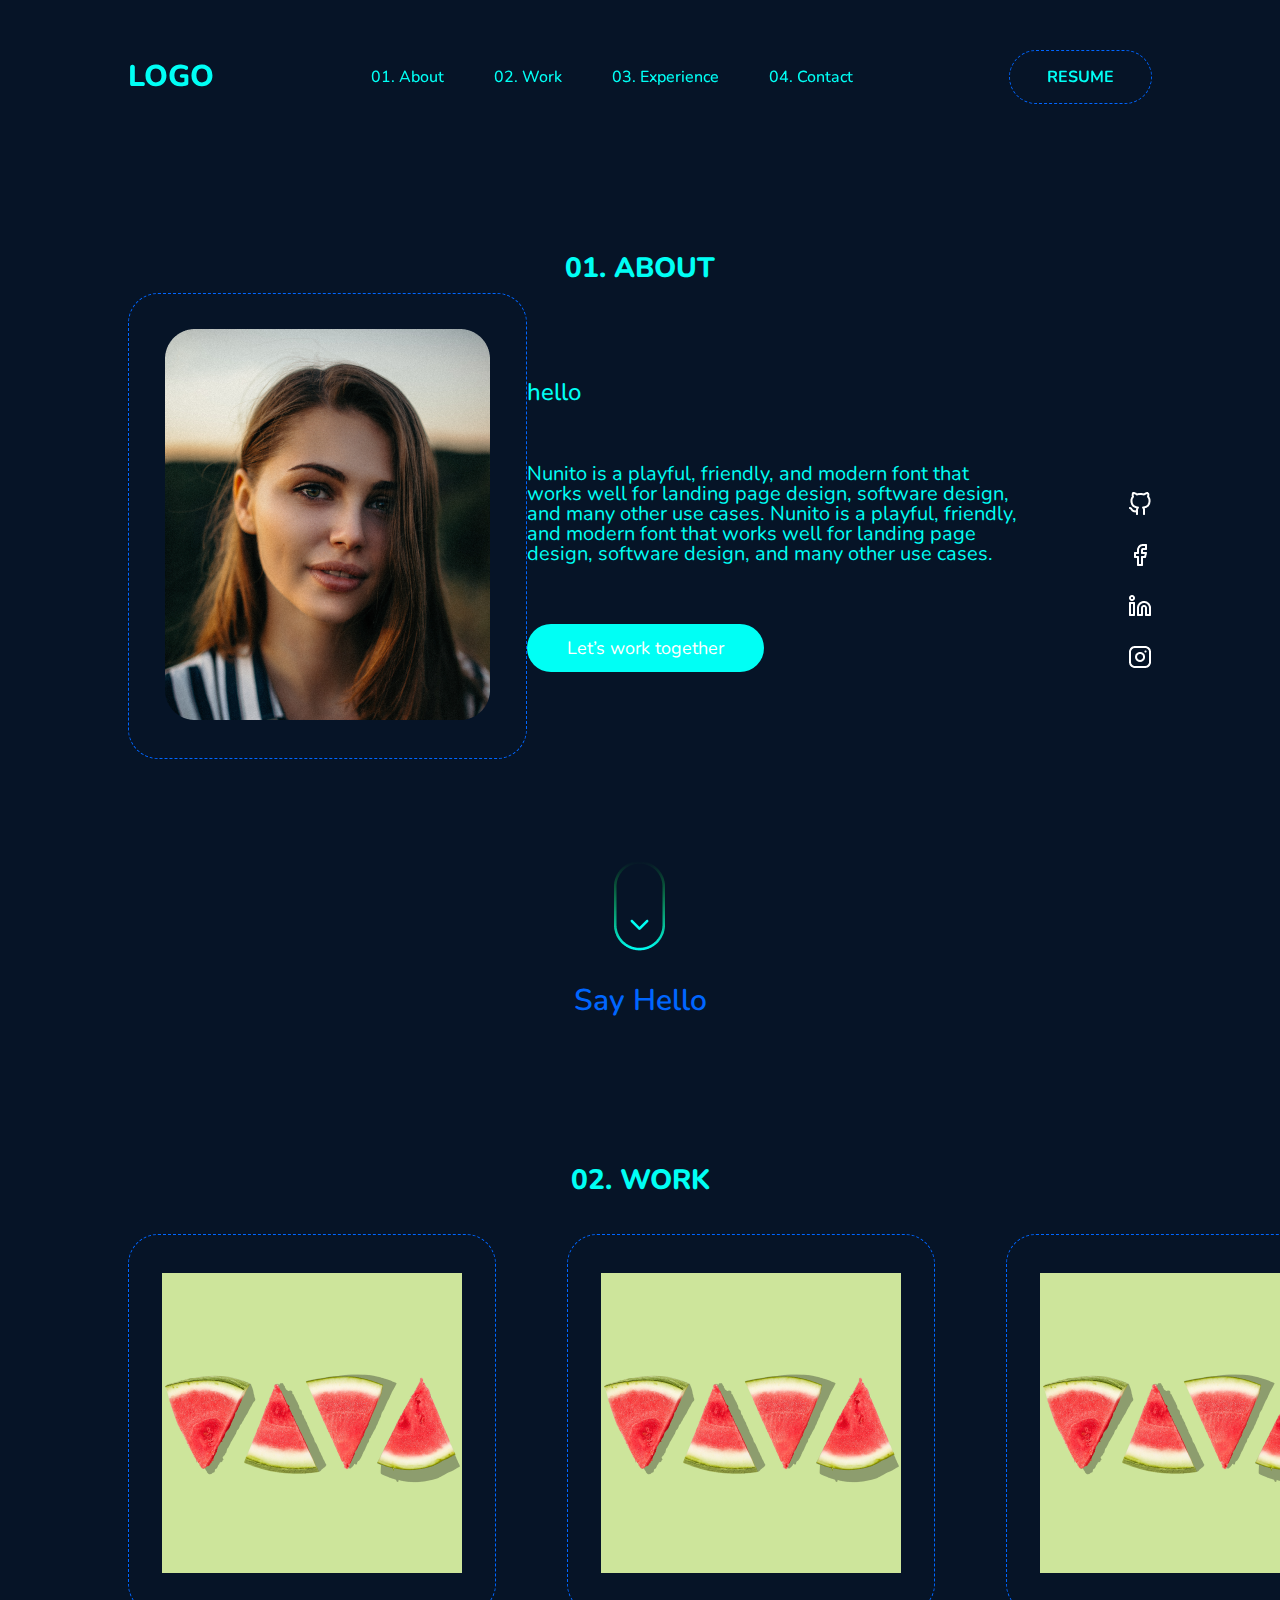
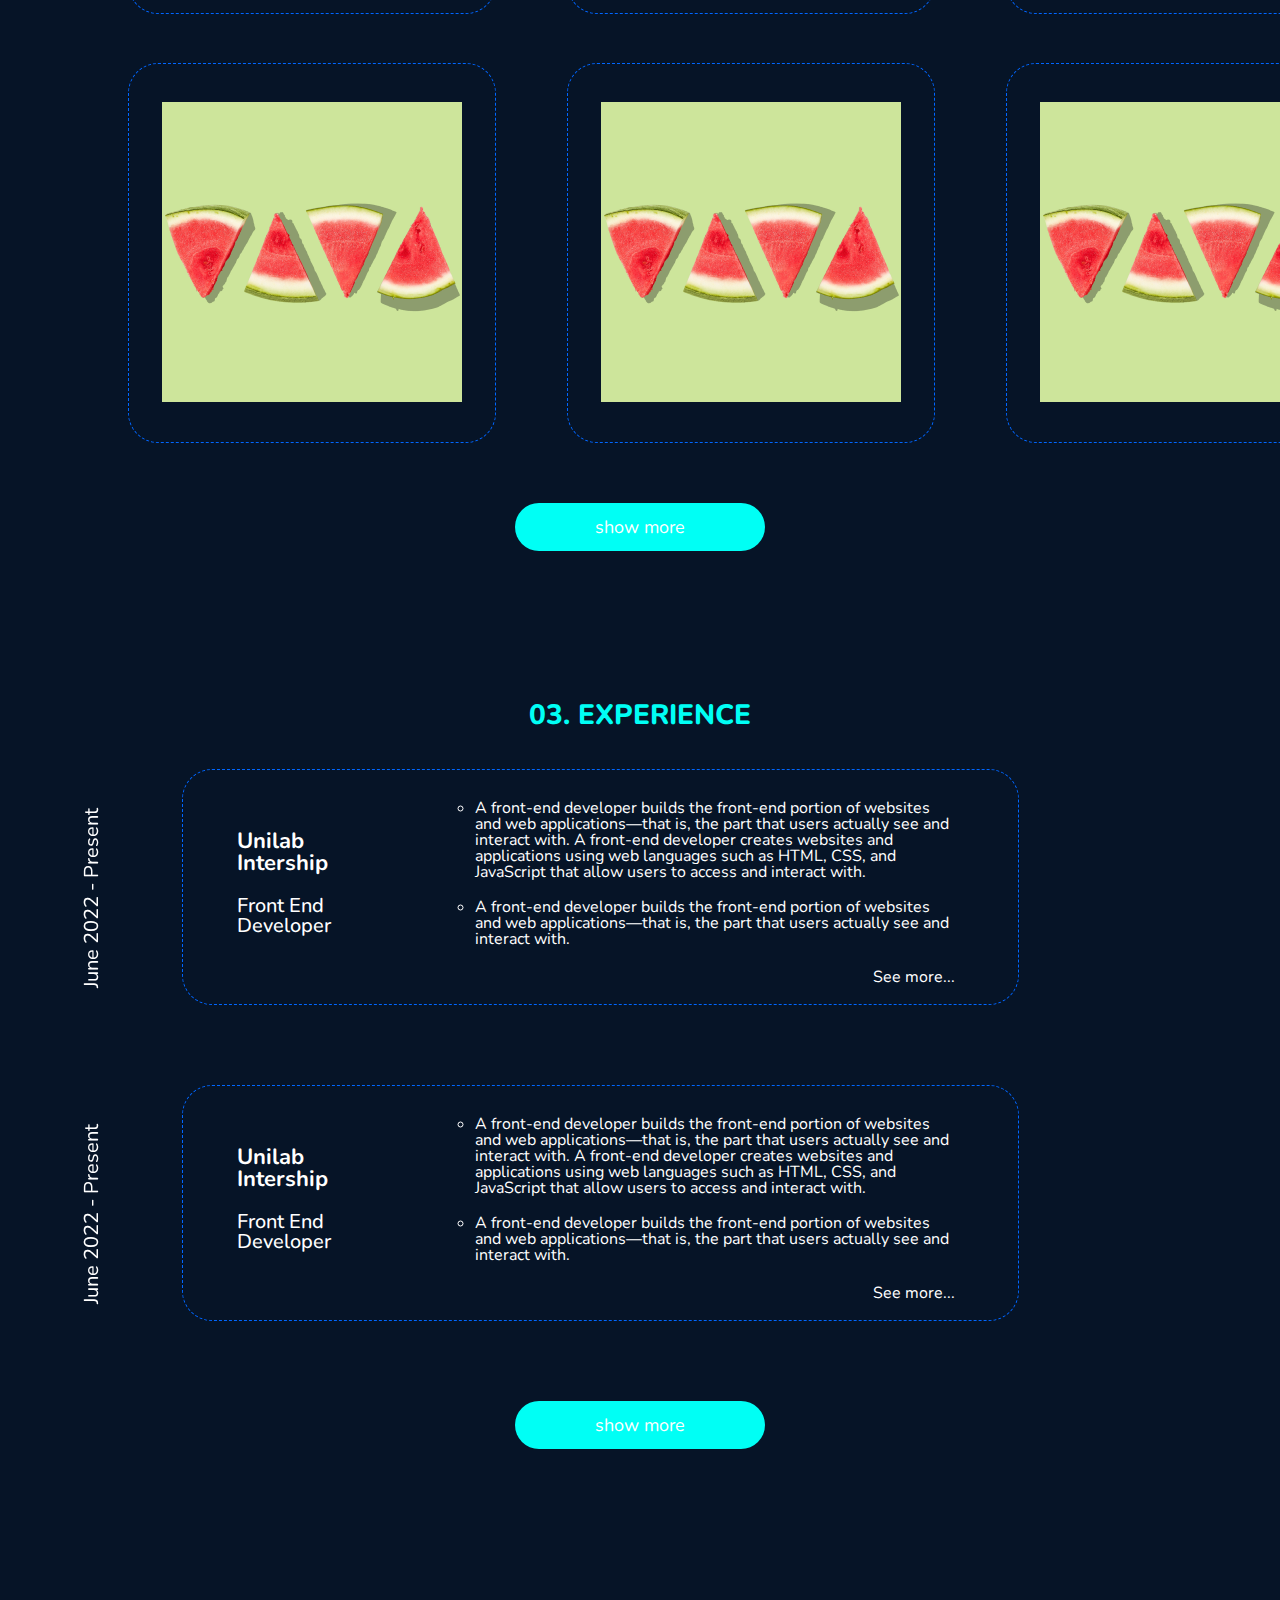
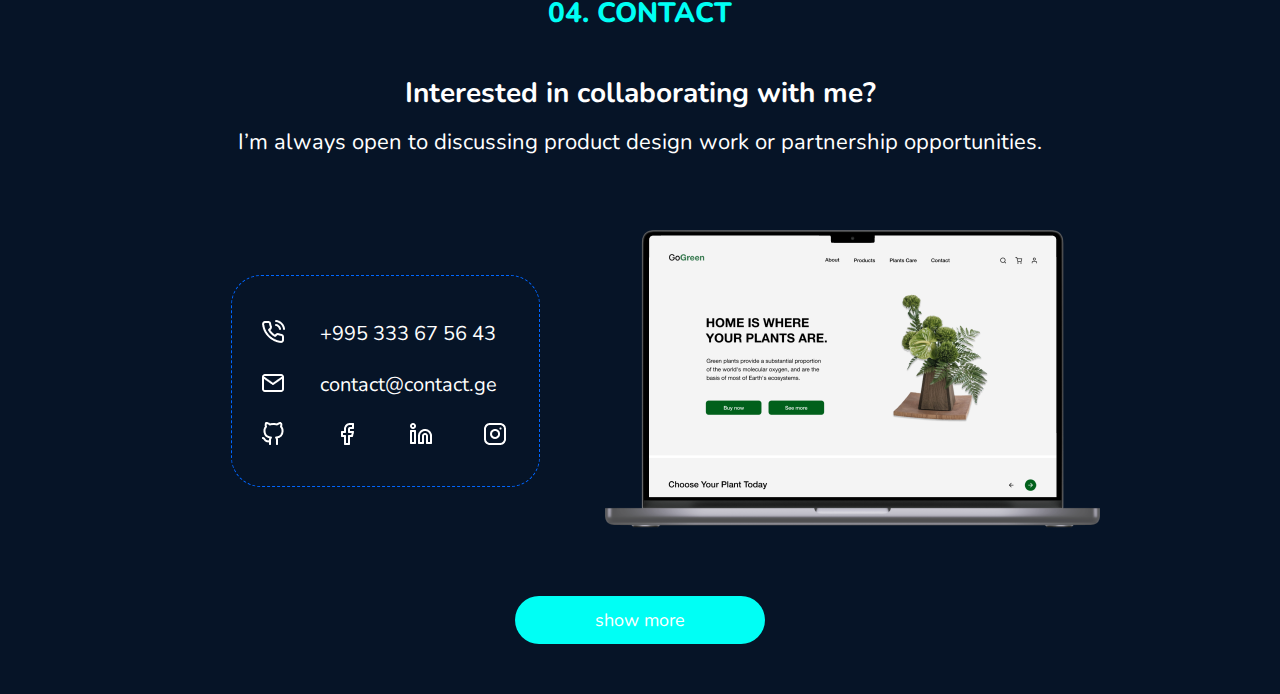
<file: index.html>
<!DOCTYPE html>
<html lang="en">
<head>
    <meta charset="UTF-8">
    <meta http-equiv="X-UA-Compatible" content="IE=edge">
    <meta name="viewport" content="width=device-width, initial-scale=1.0">
    <link rel="stylesheet" href="assets/css/reset.css">
    <link rel="stylesheet" href="assets/css/style.css">
    <title>portfolio</title>
</head>
<body class="section-flex container">
    <header>
        <nav class="flex">
            <div>
                <a class="logo text-hover" href="index.html">
                    logo
                </a>
            </div>
            <ul class="nav-pages">
                <li>
                    <a class="text-hover" href="#about">01. about</a>
                </li>
                <li>
                    <a class="text-hover" href="#work">02. work</a>
                </li>
                <li>
                    <a class="text-hover" href="#experience">03. experience</a>
                </li>
                <li>
                    <a class="text-hover" href="#contact">04. contact</a>
                </li>
            </ul>
            <div>
                <a href="#">
                    <button class="hover">resume</button>
                </a>
            </div>
        </nav>
    </header>
    <main class="section-flex">
        <section class="about" id="about">
            <h2 class="section-title text-hover">01. about</h2>
            <div class="about-me flex">
                <div class="profile-picture-wrapper hover">
                    <img src="assets/img/profile picture/profile pic.png" alt="profile picture">
                </div>
                <div class="personal-info">
                    <div class="present">
                        <h3>hello</h3>
                        <p>
                            Nunito is a playful, friendly, and modern font that 
                            works well for landing page design, software design,
                            and many other use cases.
                            Nunito is a playful, friendly, and modern font that 
                            works well for landing page design, software design,
                            and many other use cases.
                        </p>
                        <button class="about-button button-hover">Let’s work together</button>
                    </div>
                    <div class="social-icons">
                        <ul>
                            <li>
                                <a href="#">
                                    <img src="assets/img/logos&icons/github.png" alt="github icon">
                                </a>
                            </li>
                            <li>
                                <a href="#">
                                    <img src="assets/img/logos&icons/facebook.png" alt="facebook icon">
                                </a>
                            </li>
                            <li>
                               <a href="#">
                                <img src="assets/img/logos&icons/linkedin.png" alt="linkedin icon">
                               </a>
                            </li>
                            <li>
                                <a href="#">
                                    <img src="assets/img/logos&icons/instagram.png" alt="instagram icon">
                                </a>
                            </li>
                        </ul>
                    </div>
                </div>
            </div>
            <div class="hello">
                <img src="assets/img/logos&icons/hello.png" alt="hello button">
                <h6 class="text-hover">say hello</h6>
            </div>
        </section>
        <section class="work" id="work">
            <h2 class="section-title text-hover">02. work</h2>
            <div class="portfolio grid">
                <div class="completed-projects-wrapper hover">
                    <img src="assets/img/portfolio/work.png" alt="completed projects cover">
                    <button class="project-button">See full Project</button>
                </div>
                <div class="completed-projects-wrapper hover">
                    <img src="assets/img/portfolio/work.png" alt="completed projects cover">
                    <button class="project-button">See full Project</button>
                </div>
                <div class="completed-projects-wrapper hover">
                    <img src="assets/img/portfolio/work.png" alt="completed projects cover">
                    <button class="project-button">See full Project</button>
                </div>
                <div class="completed-projects-wrapper hover">
                    <img src="assets/img/portfolio/work.png" alt="completed projects cover">
                    <button class="project-button">See full Project</button>
                </div>
                <div class="completed-projects-wrapper hover">
                    <img src="assets/img/portfolio/work.png" alt="completed projects cover">
                    <button class="project-button">See full Project</button>
                </div>
                <div class="completed-projects-wrapper hover">
                    <img src="assets/img/portfolio/work.png" alt="completed projects cover">
                    <button class="project-button">See full Project</button>
                </div>
            </div>
            <div class="center">
                <a href="assets/pages/work.html">
                    <button class="section-button button-hover">show more</button>
                </a>
            </div>
        </section>
        <section class="experience" id="experience">
            <h2 class="section-title text-hover">03. experience</h2>
            <div class="work-experience flex">
                <div class="working-duration">
                    <span>June 2022 - Present</span>
                </div>
                <div class="experience-description">
                    <div class="job-description">
                        <div class="job-title">
                            <h4>Unilab Intership</h4>
                            <h5>Front End Developer</h5>
                        </div>
                        <div class="core-functions">
                            <ul>
                                <li>A front-end developer builds the front-end portion of websites 
                                    and web applications—that is, the part that users actually see 
                                    and interact with. A front-end developer creates websites and 
                                    applications using web languages such as HTML, CSS, and JavaScript
                                    that allow users to access and interact with.
                                </li>
                                <li>A front-end developer builds the front-end portion of websites
                                    and web applications—that is, the part that users actually see 
                                    and interact with.
                                </li>
                            </ul>
                        </div>
                    </div>
                    <div class="right">
                        <a href="#">
                            <button>See more...</button>
                        </a>
                    </div>
                </div>
            </div>
            <div class="work-experience flex">
                <div class="working-duration">
                    <span>June 2022 - Present</span>
                </div>
                <div class="experience-description">
                    <div class="job-description">
                        <div class="job-title">
                            <h4>Unilab Intership</h4>
                            <h5>Front End Developer</h5>
                        </div>
                        <div class="core-functions">
                            <ul>
                                <li>A front-end developer builds the front-end portion of websites 
                                    and web applications—that is, the part that users actually see 
                                    and interact with. A front-end developer creates websites and 
                                    applications using web languages such as HTML, CSS, and JavaScript
                                    that allow users to access and interact with.
                                </li>
                                <li>A front-end developer builds the front-end portion of websites
                                    and web applications—that is, the part that users actually see 
                                    and interact with.
                                </li>
                            </ul>
                        </div>
                    </div>
                    <div class="right">
                        <a href="#">
                            <button>See more...</button>
                        </a>
                    </div>
                </div>
            </div>
            <div class="center">
                <a href="assets/pages/work.html">
                    <button class="section-button button-hover">show more</button>
                </a>
            </div>
        </section>
        <section class="contact" id="contact">
            <h2 class="section-title text-hover">04. contact</h2>
            <h3 class="center">Interested in collaborating with me?</h3>
            <h4 class="center">I’m always open to discussing product design work or partnership opportunities.</h4>
            <div class="contacts flex">
                <div class="social-media hover">
                    <ul>
                        <li>
                            <address>
                                <a href="#">
                                    <img src="assets/img/logos&icons/phone-call.png" alt="phone icon">
                                </a>
                                <h6>+995 333 67 56 43</h6>
                            </address>
                        </li>
                        <li>
                            <address>
                                <a href="#">
                                    <img src="assets/img/logos&icons/mail.png" alt="mail icon">
                                </a>
                                <h6>contact@contact.ge</h6>
                            </address>
                        </li>
                        <li>
                            <a href="#">
                                <img src="assets/img/logos&icons/github.png" alt="github icon">
                            </a>
                            <a href="#">
                                <img src="assets/img/logos&icons/facebook.png" alt="facebook icon">
                            </a>
                            <a href="#">
                                <img src="assets/img/logos&icons/linkedin.png" alt="linkedin icon">
                            </a>
                            <a href="#">
                                <img src="assets/img/logos&icons/instagram.png" alt="instagram icon">
                            </a>  
                        </li>
                    </ul>
                </div>
                <div>
                    <img src="assets/img/contact/MacBook Pro 16.png" alt="macbook image">
                </div>
            </div>
            <div class="center">
                <a href="#">
                    <button class="section-button button-hover">show more</button>
                </a>
            </div>
        </section>
    </main>
</body>
</html>
</file>
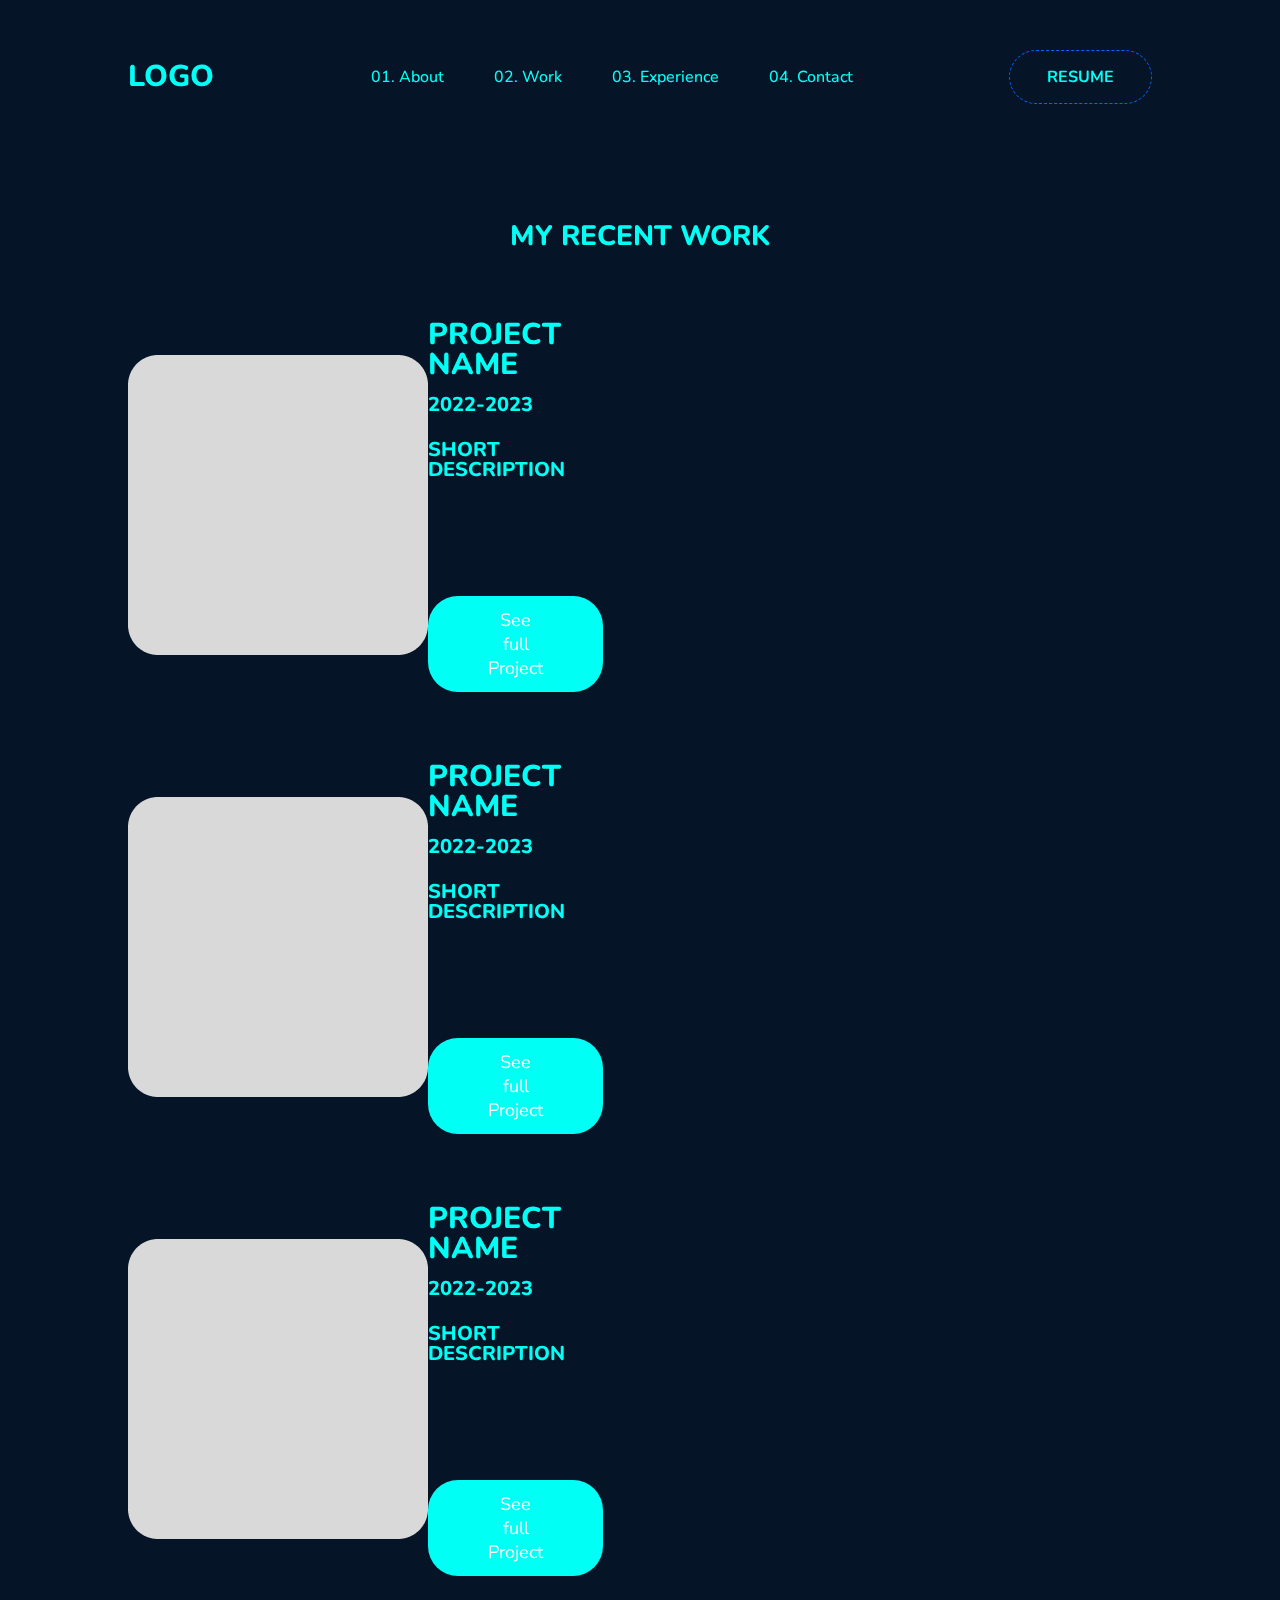
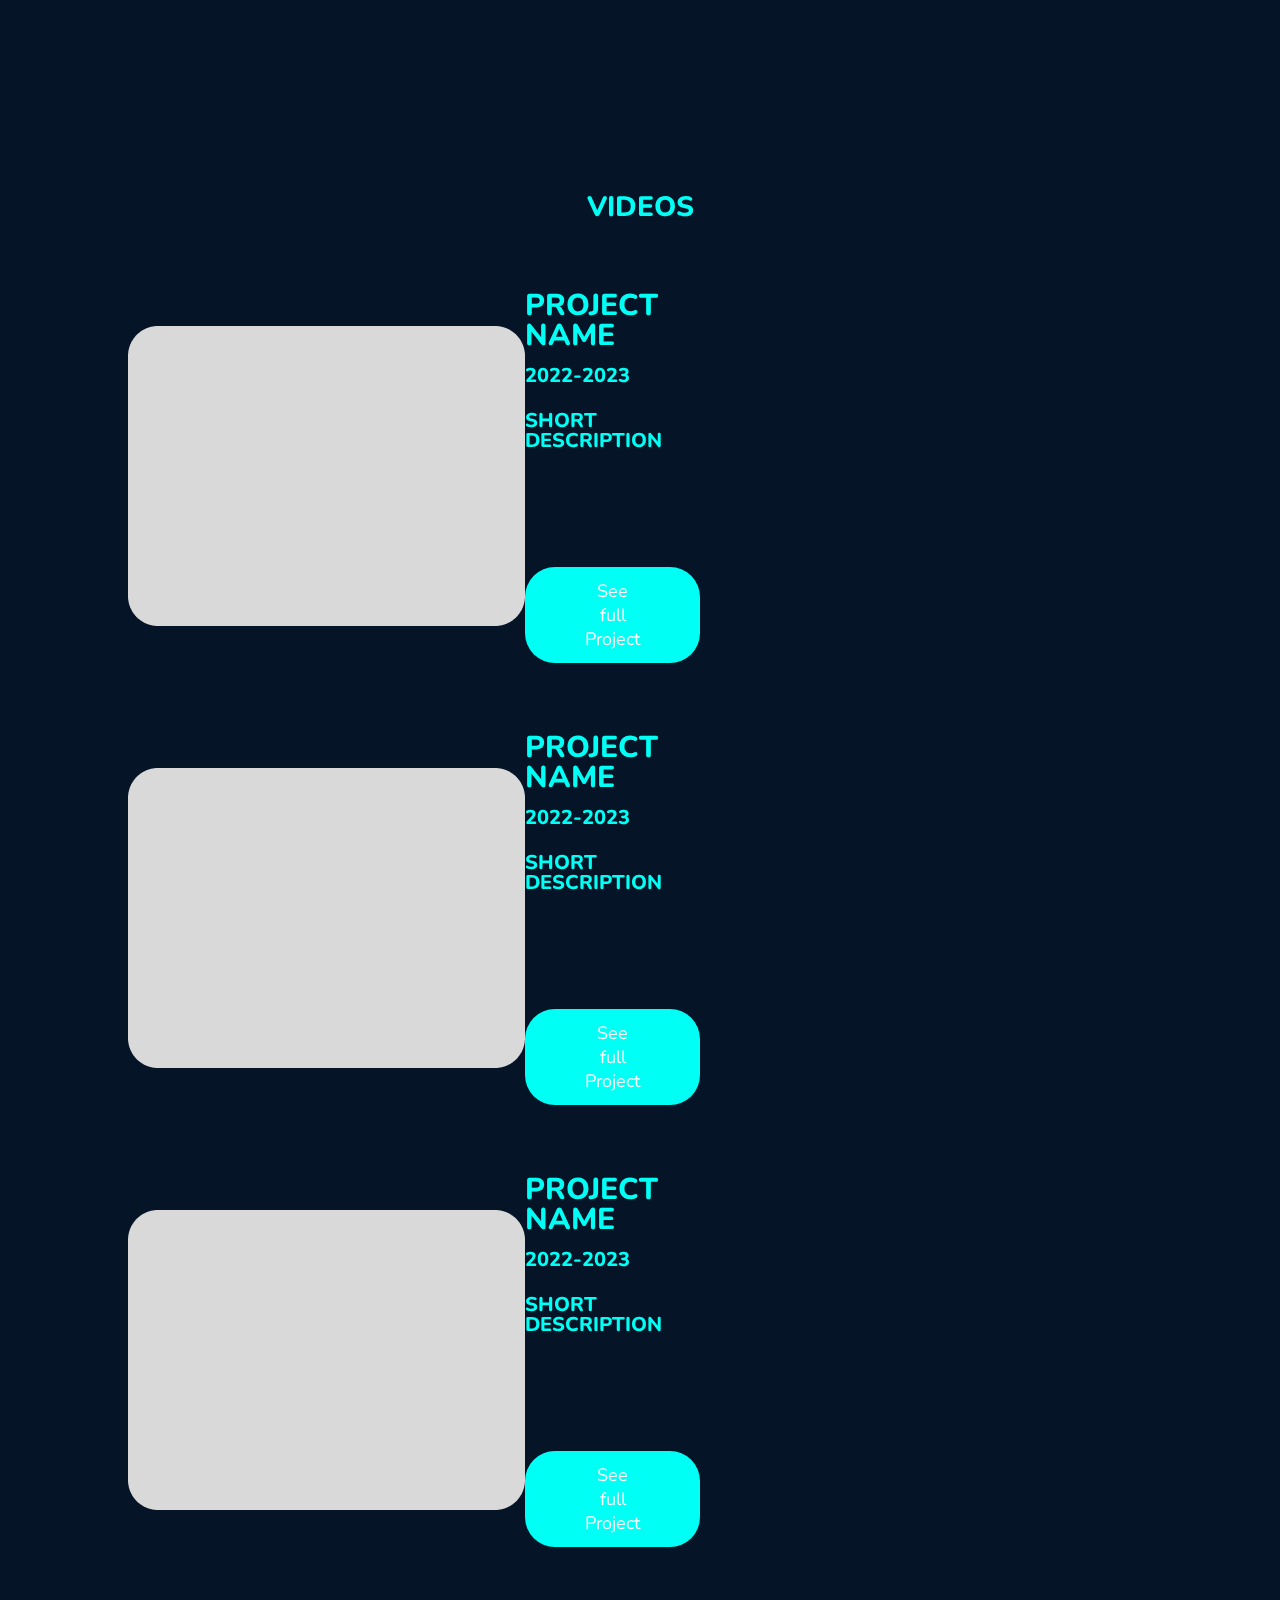
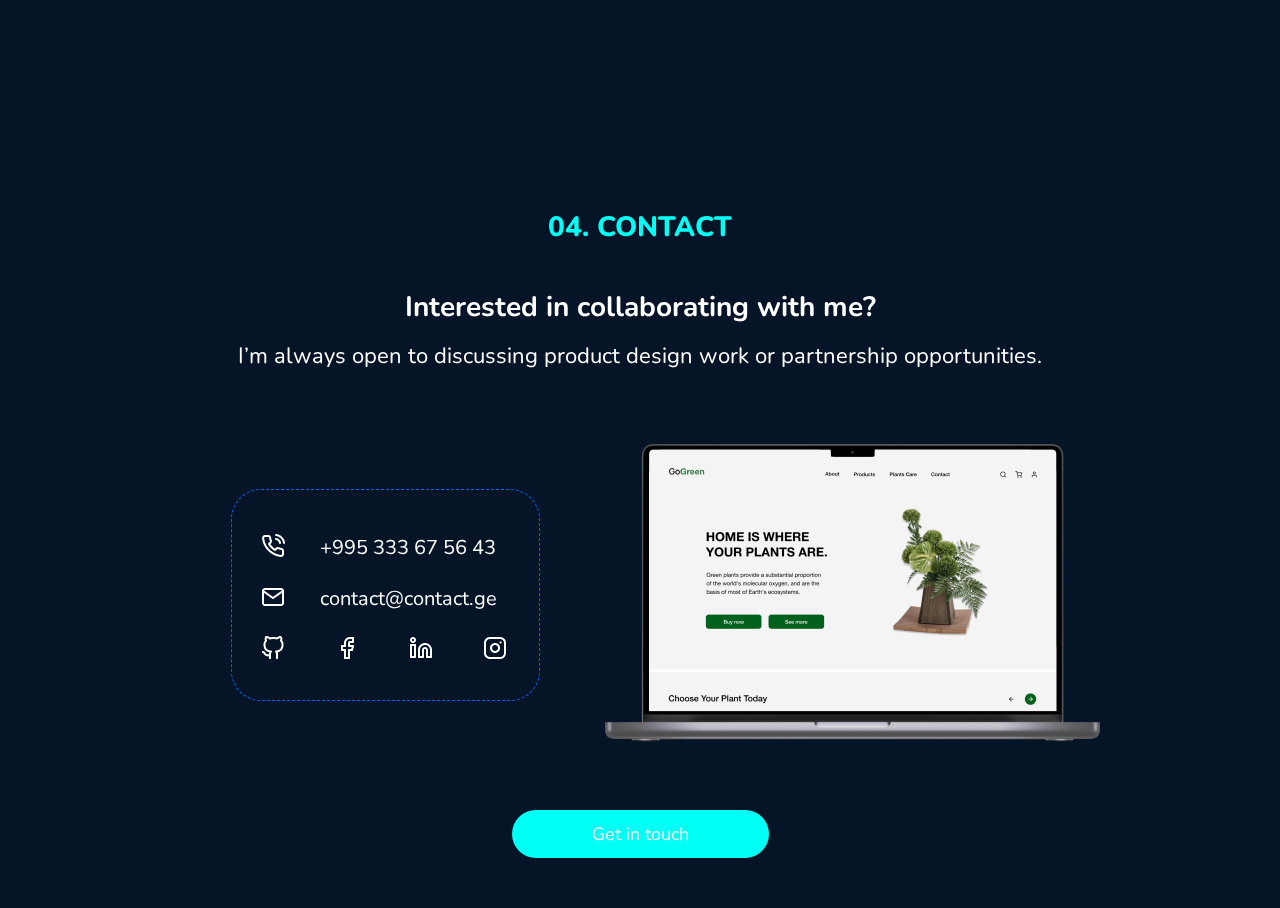
<file: assets/pages/work.html>
<!DOCTYPE html>
<html lang="en">
<head>
    <meta charset="UTF-8">
    <meta http-equiv="X-UA-Compatible" content="IE=edge">
    <meta name="viewport" content="width=device-width, initial-scale=1.0">
    <link rel="stylesheet" href="../css/reset.css">
    <link rel="stylesheet" href="../css/style.css">
    <title>my recently work</title>
</head>
<body class="work-sections-flex container">
    <header>
        <header>
            <nav class="flex">
                <div>
                    <a class="logo text-hover" href="../../index.html">
                        logo
                    </a>
                </div>
                <ul class="nav-pages">
                    <li>
                        <a class="text-hover" href="../../index.html#about"   >01. about</a>
                    </li>
                    <li>
                        <a class="text-hover" href="../../index.html#work">02. work</a>
                    </li>
                    <li>
                        <a class="text-hover" href="../../index.html#experience">03. experience</a>
                    </li>
                    <li>
                        <a class="text-hover" href="../../index.html#contact">04. contact</a>
                    </li>
                </ul>
                <div>
                    <a href="#">
                        <button class="hover">resume</button>
                    </a>
                </div>
            </nav>
        </header>
        <main>
            <section class="recently-work" >
                <h2 class="section-title text-hover">My  recent work</h2>
                <div class="projects flex">
                    <div>
                        <img src="../img/recently work/Rectangle 7.png" alt="project cover image">
                    </div>
                    <div class="project-info">
                        <div class="text">
                            <h3>project name</h3>
                            <h4>2022-2023</h4>
                            <h5>Short description</h5>
                        </div>
                        <div>
                            <a href="#">
                                <button class="projects-button button-hover">See full Project</button>
                            </a>
                        </div>
                    </div>
                </div>
                <div class="projects flex">
                    <div>
                        <img src="../img/recently work/Rectangle 7.png" alt="project cover image">
                    </div>
                    <div class="project-info">
                        <div class="text">
                            <h3>project name</h3>
                            <h4>2022-2023</h4>
                            <h5>Short description</h5>
                        </div>
                        <div>
                            <a href="#">
                                <button class="projects-button button-hover">See full Project</button>
                            </a>
                        </div>
                    </div>
                </div>
                <div class="projects flex">
                    <div>
                        <img src="../img/recently work/Rectangle 7.png" alt="project cover image">
                    </div>
                    <div class="project-info">
                        <div class="text">
                            <h3>project name</h3>
                            <h4>2022-2023</h4>
                            <h5>Short description</h5>
                        </div>
                        <div>
                            <a href="#">
                                <button class="projects-button button-hover">See full Project</button>
                            </a>
                        </div>
                    </div>
                </div>
            </section>
            <section class="videos">
                <h2 class="section-title text-hover">videos</h2>
                <div class="projects-video flex">
                    <div>
                        <img src="../img/recently work/Rectangle 30.png" alt="project cover video">
                    </div>
                    <div class="project-info">
                        <div class="text">
                            <h3>project name</h3>
                            <h4>2022-2023</h4>
                            <h5>Short description</h5>
                        </div>
                        <div>
                            <a href="#">
                                <button class="projects-button button-hover">See full Project</button>
                            </a>
                        </div>
                    </div>
                </div>
                <div class="projects-video flex">
                    <div>
                        <img src="../img/recently work/Rectangle 30.png" alt="project cover video">
                    </div>
                    <div class="project-info">
                        <div class="text">
                            <h3>project name</h3>
                            <h4>2022-2023</h4>
                            <h5>Short description</h5>
                        </div>
                        <div>
                            <a href="#">
                                <button class="projects-button button-hover">See full Project</button>
                            </a>
                        </div>
                    </div>
                </div>
                <div class="projects-video flex">
                    <div>
                        <img src="../img/recently work/Rectangle 30.png" alt="project cover video">
                    </div>
                    <div class="project-info">
                        <div class="text">
                            <h3>project name</h3>
                            <h4>2022-2023</h4>
                            <h5>Short description</h5>
                        </div>
                        <div>
                            <a href="#">
                                <button class="projects-button button-hover">See full Project</button>
                            </a>
                        </div>
                    </div>
                </div>
            </section>
            <section class="contact" id="contact">
                <h2 class="section-title text-hover">04. contact</h2>
                <h3 class="center">Interested in collaborating with me?</h3>
                <h4 class="center">I’m always open to discussing product design work or partnership opportunities.</h4>
                <div class="contacts flex">
                    <div class="social-media hover">
                        <ul>
                            <li>
                                <address>
                                    <a href="#">
                                        <img src="../img/logos&icons/phone-call.png" alt="phone icon">
                                    </a>
                                    <h6>+995 333 67 56 43</h6>
                                </address>
                            </li>
                            <li>
                                <address>
                                    <a href="#">
                                        <img src="../img/logos&icons/mail.png" alt="mail icon">
                                    </a>
                                    <h6>contact@contact.ge</h6>
                                </address>
                            </li>
                            <li>
                                <a href="#">
                                    <img src="../img/logos&icons/github.png" alt="github icon">
                                </a>
                                <a href="#">
                                    <img src="../img/logos&icons/facebook.png" alt="facebook icon">
                                </a>
                                <a href="#">
                                    <img src="../img/logos&icons/linkedin.png" alt="linkedin icon">
                                </a>
                                <a href="#">
                                    <img src="../img/logos&icons/instagram.png" alt="instagram icon">
                                </a>  
                            </li>
                        </ul>
                    </div>
                    <div>
                        <img src="../img/contact/MacBook Pro 16.png" alt="macbook image">
                    </div>
                </div>
                <div class="center">
                    <a href="#">
                        <button class="section-button button-hover">Get in touch</button>
                    </a>
                </div>
            </section>
        </main>
    </header>
</body>
</html>
</file>
<file: assets/css/style.css>
@font-face {
    font-family:'Nunito-400';
    src: url(../fonts/Nunito-Regular.ttf);
}
@font-face {
    font-family:'Nunito-500' ;
    src: url(../fonts/Nunito-Medium.ttf);
}
@font-face {
    font-family:'Nunito-600' ;
    src: url(../fonts/Nunito-SemiBold.ttf);
}
@font-face {
    font-family:'Nunito-700' ;
    src: url(../fonts/Nunito-Bold.ttf);
}
@font-face {
    font-family:'Nunito-800' ;
    src: url(../fonts/Nunito-ExtraBold.ttf);
}
:root {
    --size-16: 16px;   
    --size-18: 18px;
    --size-20: 20px;
    --size-22: 22px;
    --size-24: 24px;
    --size-28: 28px;
    --size-30: 30px;
    --main-color: #00FFF5;
    --border-color: #0066FF;
    --button-color: #FFFFFF;
    --text-color:#FFFFFF;
    --bl-weight:1px;
    --bl-radius:30px;
}
body {
    background-color: #061427;
}
.container {
    max-width: 1240px;
    width: 80%;
    margin:50px auto;
}
.flex {
    display: flex;
    justify-content: space-between;
    align-items: center;
}
.section-flex {
    display: flex;
    flex-direction: column;
    gap:150px;
}
.center {
    text-align: center;
}
.right {
    text-align: right;
}
.section-title {
    text-align: center;
    text-transform: uppercase;
    font-size: var(--size-28);
    font-family:'Nunito-800';
    color: var(--main-color);
}
.about button {
    padding: 12px 40px;
    border-radius:var(--bl-radius);
    background-color: var(--main-color);
    font-size: var(--size-18);
    font-family:'Nunito-400';
    color:var(--button-color);
    cursor: pointer;
}
.section-button {
    padding: 12px 80px;
    border-radius:var(--bl-radius);
    background-color: var(--main-color);
    font-size: var(--size-18);
    font-family:'Nunito-400';
    color:var(--button-color);
    cursor: pointer;
}
.projects-button {
    padding: 12px 60px;
    border-radius:var(--bl-radius);
    background-color: var(--main-color);
    font-size: var(--size-18);
    font-family:'Nunito-400';
    color:var(--button-color);
    cursor: pointer;
}
.button-hover:hover {
    transform: scale(1.1);
    transition: .5s ease-in-out;
    color: #061427;
}
.hover:hover {
    transition: .5s ease-in-out;
    box-shadow:3px 3px 3px 3px  rgb(96, 233, 226);
}
.text-hover:hover {
    transition: .5s ease-in-out;
    text-shadow: 2px 2px 4px rgb(96, 233, 226);
}
/* hedear*/
header {
    position: sticky;
    top: 50px;
}
.logo {
    text-transform: uppercase;
    font-size: var(--size-30);
    font-family:'Nunito-800';
    color: var(--main-color);
}
.nav-pages {
    display: flex;
    align-items: center;
    gap: 50px;
}
.nav-pages a {
    text-transform: capitalize;
    font-size: var(--size-16);
    font-family:'Nunito-500';
    color: var(--main-color);
}
nav button {
    padding: 15px 37px;
    border: var(--bl-weight) dashed var(--border-color);
    border-radius:var(--bl-radius);
    text-transform: uppercase;
    font-size: var(--size-16);
    font-family:'Nunito-700';
    color:var(--main-color);
    cursor: pointer;
}
/*main sections*/
.about-me {
    margin-top: 11px;
}
.personal-info {
    display: flex;
    gap: 104px;
    align-items: end;
}
.profile-picture-wrapper {
    border: var(--bl-weight) dashed var(--border-color);
    border-radius: var(--bl-radius);
    padding: 35px 36px;
}
.profile-picture-wrapper:hover img {
    transform: scale(1.1);
    transition: .5s ease-in-out;
}
.present {
    max-width: 607px;
    width: 100%;
}
.present h3 {
    font-size:var(--size-24);
    font-family:'Nunito-500';
    color: var(--main-color);
}
.present p {
    margin: 60px 0;
    font-size:var(--size-20);
    font-family:'Nunito-400';
    color: var(--main-color);
}
.social-icons li {
    margin-top: 24px;
}
.hello {
    text-align: center;
    margin-top: 95px;
}
.hello h6 {
    margin-top: 28px;
    text-transform: capitalize;
    font-size: var(--size-30);
    font-family:'Nunito-600';
    color:#0066FF;
    cursor: pointer;
}
/*work*/
.grid {
    display: grid;
    grid-template-columns: repeat(3,1fr);
    column-gap: 71px;
    row-gap: 49px;
}
.portfolio {
    margin:40px 0px 60px 0px;
}
.completed-projects-wrapper {
    position: relative;
    padding: 38px 33px 37px 33px;
    border: var(--bl-weight)dashed var(--border-color);
    border-radius: var(--bl-radius);
}
.completed-projects-wrapper:hover img {
    transform: scale(1.1);
    transition: .5s ease-in-out;
}
.project-button {
    position: absolute;
    left: 15%;
    bottom:45%;
    padding: 12px 73px;
    border-radius:var(--bl-radius);
    background-color:#0066FF;
    font-size:var(--size-18);
    font-family:'Nunito-600';
    color:var(--button-color);
    cursor: pointer;
    opacity:0;
}
.completed-projects-wrapper:hover button {
    opacity: 1;
}
.work-experience {
    margin: 40px 133px 80px 54px;
}
.working-duration {
    position: relative;
}
.working-duration span {
    position: absolute;
    transform: rotate(-90deg);
    right:0;
    width:181px;
    font-size: var(--size-20);
    font-family:'Nunito-400';
    color: var(--text-color);
}
.experience-description {
    padding: 30px 63px 16px 54px;
    border: var(--bl-weight) dashed var(--border-color);
    border-radius: var(--bl-radius);
}
.job-description {
    display: flex;
    align-items: center;
    gap:114px;
}
.job-title h4 {
    margin-bottom: 22px;
    font-size: var(--size-22);
    font-family: 'Nunito-700';
    color:var(--text-color);
}
.job-title h5 {
    font-size: var(--size-20);
    font-family: 'Nunito-500';
    color:var(--text-color);
}
.core-functions {
    max-width: 567px;
    width: 100%;
}
.core-functions ul {
    list-style: circle;
}
.core-functions li {
    margin-bottom:19px ;
    font-size: var(--size-16);
    font-family: 'Nunito-400';
    color:var(--text-color);
}
.experience-description button {
    font-size: var(--size-16);
    font-family:'Nunito-400';
    color: var(--button-color);
    cursor: pointer;
}
.contact h3 {
    margin: 52px 0px 24px 0px;
    font-size: var(--size-28);
    font-family:'Nunito-700';
    color: var(--text-color);
}
.contact h4 {
    font-size: var(--size-22);
    font-family:'Nunito-400';
    color: var(--text-color);
}
.contacts {
    margin:77px 52px 65px 103px ;
}
.social-media {
    padding: 44px 32px 36px 29px;
    border: var(--bl-weight) dashed var(--border-color);
    border-radius: var(--bl-radius);
}
.social-media ul {
    display: flex;
    flex-direction: column;
    gap: 23px;
}
.social-media address {
    display: flex;
    align-items: center;
    gap: 35px;
}
.social-media li:nth-child(3) {
    display: flex;
    gap:50px;
}
.social-media {
    font-size: var(--size-20);
    font-family:'Nunito-400';
    color: var(--text-color);
}
/* recently work page*/
.recently-work {
    margin: 118px 0 217px 0;
}
.projects {
    margin: 70px 575px 0px 0px;
}
.project-info {
    display: flex;
    flex-direction: column;
    gap: 116px;
}
.text h3 {
    text-transform: uppercase;
    font-size: var(--size-30);
    font-family:'Nunito-800';
    color: var(--main-color);
}
.text h4,
.text h5 {
    text-transform: uppercase;
    font-size: var(--size-20);
    font-family:'Nunito-800';
    color: var(--main-color);
}
.text h4 {
    margin: 15px 0px 25px 0px;
}
.videos {
    margin-bottom: 266px;
}
.projects-video {
    margin: 70px 470px 0px 0px;
}
</file>
